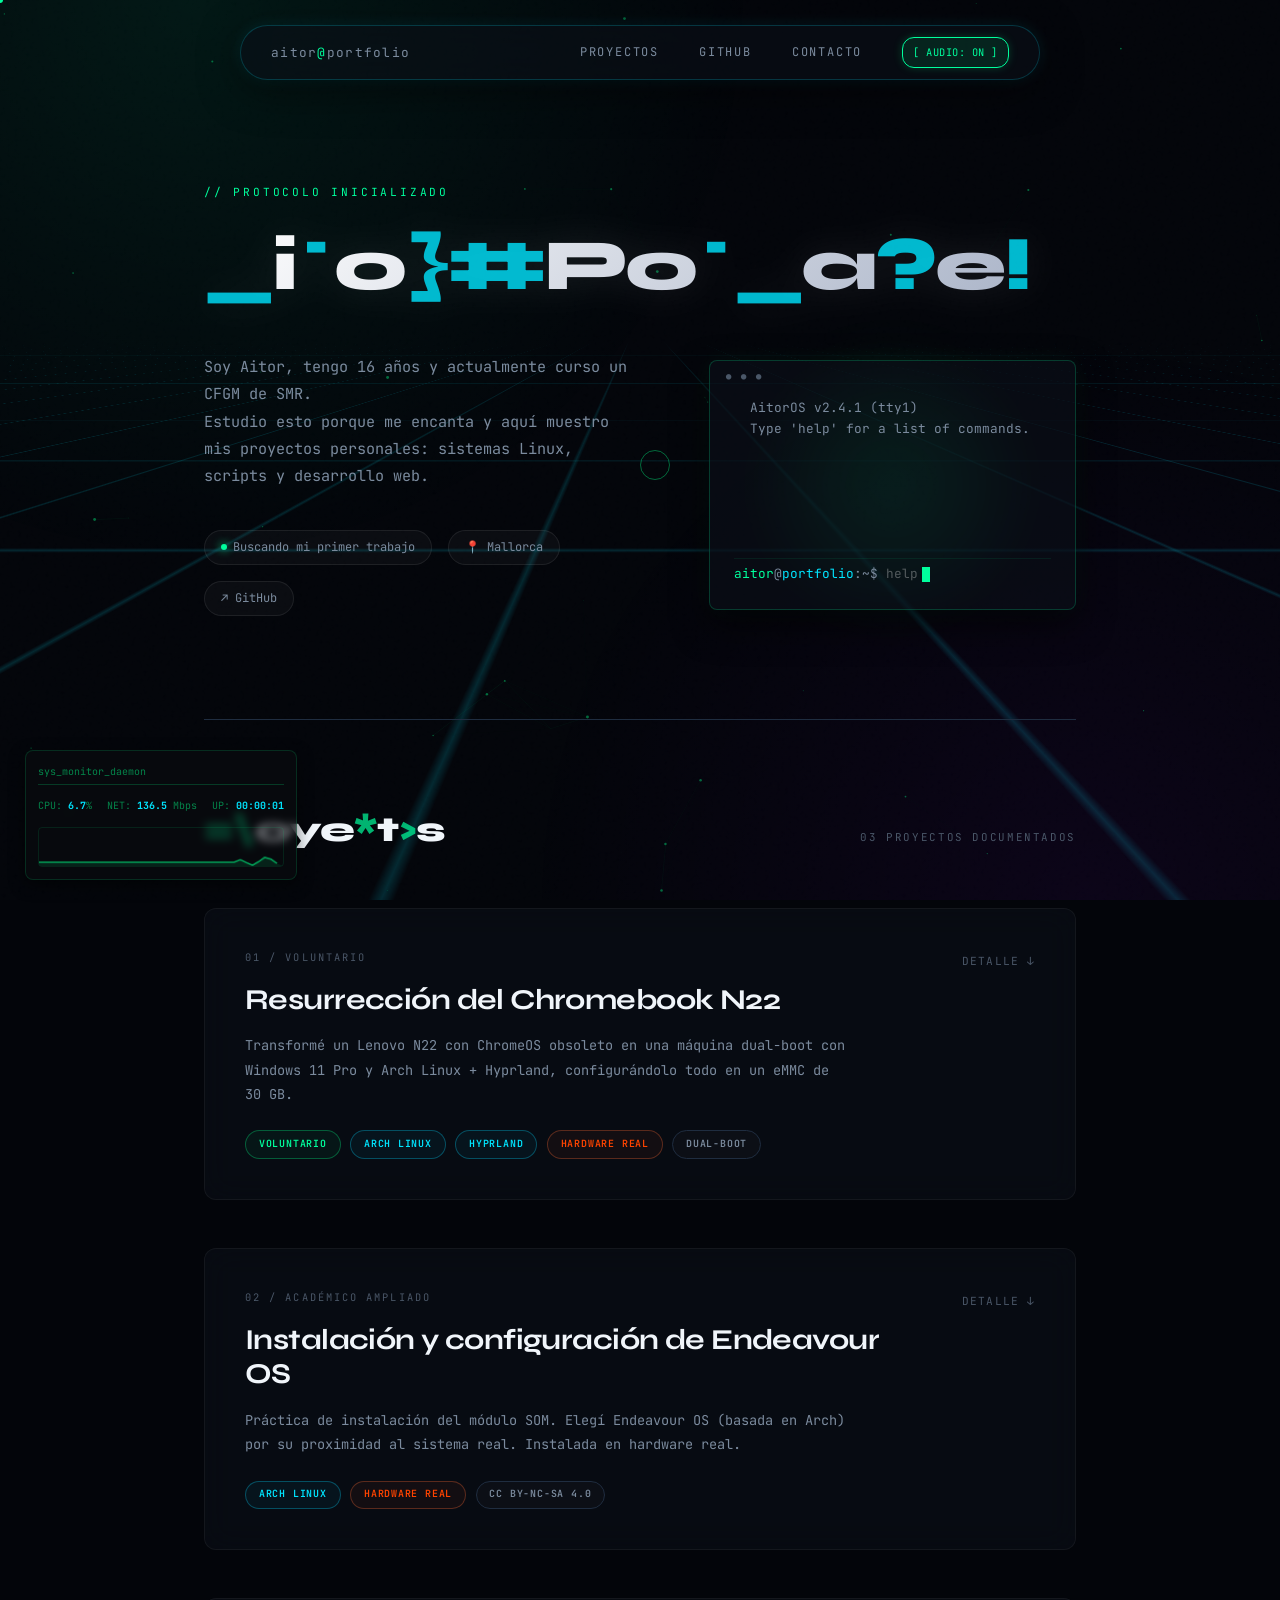
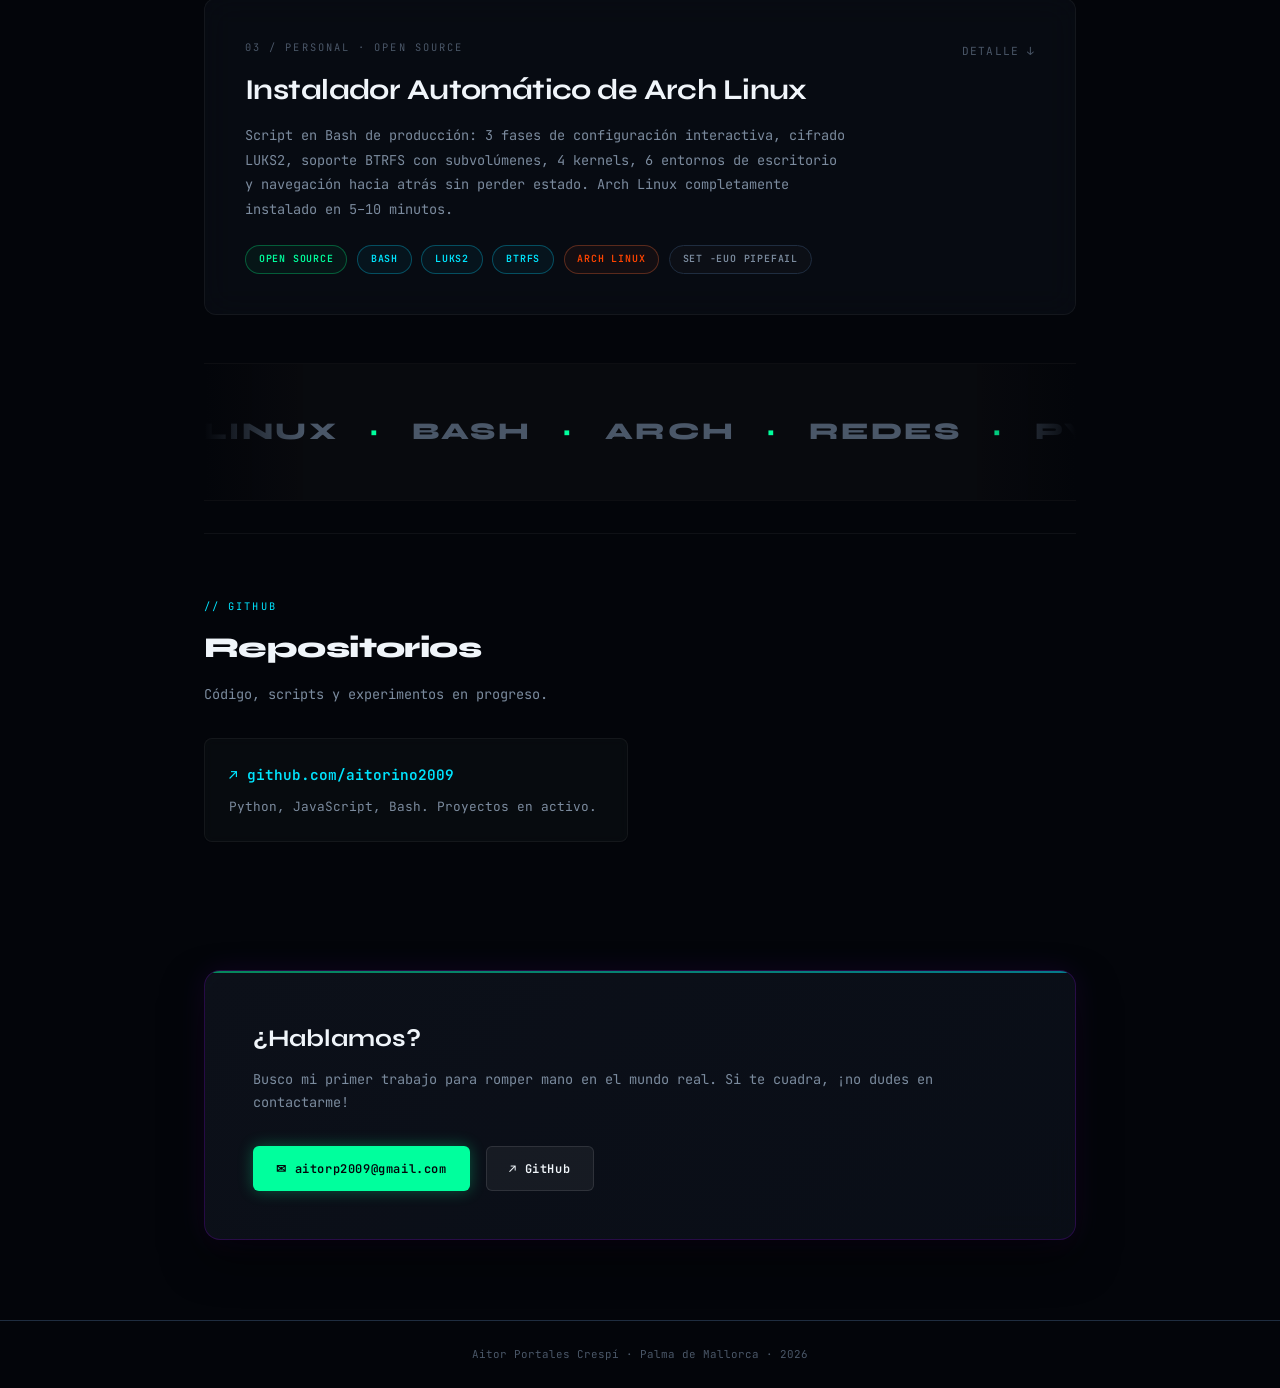
<file: index.html>
<!DOCTYPE html>
<html lang="es">

<head>
  <meta charset="UTF-8" />
  <meta name="viewport" content="width=device-width, initial-scale=1.0" />
  <meta name="description"
    content="Portfolio de Aitor Portales Crespí. Proyectos personales sobre Linux, Redes y Automatización.">
  <title>Aitor Portales — Proyectos</title>

  <link rel="icon" type="image/svg+xml" href="/favicon.svg">
  <link rel="preconnect" href="https://fonts.googleapis.com">
  <link rel="preconnect" href="https://fonts.gstatic.com" crossorigin>
  <link
    href="https://fonts.googleapis.com/css2?family=JetBrains+Mono:ital,wght@0,300;0,400;0,600;0,700;1,400&family=Syne:wght@400;700;800&display=swap"
    rel="stylesheet">

  <!-- Estilos del Proyecto (Vanilla) -->
  <link rel="stylesheet" href="./src/css/variables.css">
  <link rel="stylesheet" href="./src/css/base.css">
  <link rel="stylesheet" href="./src/css/components.css">
  <link rel="stylesheet" href="./src/css/animations.css">
</head>

<body>

  <!-- Cursor Personalizado -->
  <div class="cursor-dot" id="cursor-dot"></div>
  <div class="cursor-ring" id="cursor-ring"></div>

  <!-- Boot Sequence -->
  <div class="boot-sequence" id="boot-sequence">
    <div class="boot-logs" id="boot-logs"></div>
  </div>

  <!-- Grid 3D en Movimiento -->
  <div class="grid-3d-container">
    <div class="grid-3d" id="grid-3d"></div>
  </div>

  <!-- Hologramas de Proyectos -->
  <div id="project-holograms"></div>

  <!-- Canvas Fondo Interactivo -->
  <canvas id="bg-canvas"></canvas>

  <nav class="nav-pill">
    <div class="nav-logo glitch-hover">aitor<span>@</span>portfolio</div>
    <div class="nav-right">
      <a href="#projects" class="scanner-link">Proyectos</a>
      <a href="#github" class="scanner-link">GitHub</a>
      <a href="#contact" class="scanner-link">Contacto</a>
      <button id="btn-sound" class="sound-toggle">[ AUDIO: ON ]</button>
    </div>
  </nav>

  <div class="wrap">

    <!-- HERO -->
    <div class="hero-clean">
      <div class="hero-header">
        <p class="hero-eyebrow fade-in d1">// Protocolo Inicializado</p>
        <h1 class="hero-name scramble-hero" data-scramble-text="Aitor Portales">Aitor Portales</h1>
      </div>

      <div class="hero-body">
        <div class="hero-content">
          <p class="hero-sub fade-in d3">
            Soy Aitor, tengo 16 años y actualmente curso un CFGM de SMR.<br>
            Estudio esto porque me encanta y aquí muestro mis proyectos personales: sistemas Linux, scripts y desarrollo
            web.
          </p>

          <!-- Micro-Badges -->
          <div class="micro-badges-container fade-in d4">
            <span class="micro-badge"><span class="status-dot"></span> Buscando mi primer trabajo</span>
            <span class="micro-badge">📍 Mallorca</span>
            <a href="https://github.com/aitorino2009" target="_blank" class="micro-badge badge-link">↗ GitHub</a>
          </div>
        </div>

        <!-- Terminal Interactiva -->
        <div class="terminal-isometric fade-in d4" style="animation-delay:0.7s"
          onclick="document.getElementById('cmd-input').focus()">
          <div class="terminal-prompt terminal-pristine"
            style="height: 250px; display: flex; flex-direction: column; cursor: text; overflow: hidden;">
            <div id="cmd-history"
              style="flex: 1; overflow-y: auto; scrollbar-width: thin; scrollbar-color: rgba(0,255,136,0.3) transparent;">
              <div class="t-line t-out" style="color: var(--muted); margin-bottom: 10px;">AitorOS v2.4.1 (tty1)<br>Type
                'help' for a list of commands.</div>
            </div>
            <div class="t-line" style="flex-shrink: 0; padding-top: 4px; border-top: 1px solid rgba(0,255,136,0.08);">
              <span class="t-user">aitor</span><span class="t-at">@</span><span class="t-host">portfolio</span><span
                class="t-path">:~$</span>
              <span id="cmd-input" class="t-cmd" contenteditable="true" spellcheck="false" autocomplete="off"
                autocorrect="off"></span><span class="cursor"></span>
            </div>
          </div>
        </div>
      </div>
    </div>

    <!-- HUD SYSADMIN -->
    <div id="sys-hud">
      <div class="hud-header">
        <span>sys_monitor_daemon</span>
      </div>
      <div class="hud-row">
        <div class="hud-box">CPU: <span id="hud-cpu" class="hud-val">12.4</span>%</div>
        <div class="hud-box">NET: <span id="hud-net" class="hud-val">84</span> Mbps</div>
        <div class="hud-box">UP: <span id="hud-up" class="hud-val">00:00:00</span></div>
      </div>
      <canvas id="hud-chart" width="200" height="40"></canvas>
    </div>

    <!-- PROJECTS -->
    <div id="projects">
      <div class="projects-header reveal">
        <h2 class="scramble" data-scramble-text="Proyectos">Proyectos</h2>
        <span class="projects-count">03 proyectos documentados</span>
      </div>

      <!-- PROJECT 01 -->
      <div class="project reveal" id="p1">
        <div class="project-top" onclick="toggleProject('p1')">
          <div>
            <p class="project-num">01 / voluntario</p>
            <h3 class="project-title">Resurrección del Chromebook N22</h3>
            <p class="project-oneliner">
              Transformé un Lenovo N22 con ChromeOS obsoleto en una máquina dual-boot
              con Windows 11 Pro y Arch Linux + Hyprland, configurándolo todo en un eMMC de 30 GB.
            </p>
            <div class="project-badges">
              <span class="badge badge-green">Voluntario</span>
              <span class="badge badge-cyan">Arch Linux</span>
              <span class="badge badge-cyan">Hyprland</span>
              <span class="badge badge-orange">Hardware real</span>
              <span class="badge badge-dim">Dual-boot</span>
            </div>
          </div>
          <div class="project-toggle">
            detalle <span class="arrow">↓</span>
          </div>
        </div>

        <div class="project-detail">
          <div class="project-detail-inner">
            <div class="detail-block">
              <h4>El reto</h4>
              <p>
                Tenía un Lenovo N22 con ChromeOS descontinuado que ya no recibía actualizaciones. El hardware seguía
                funcionando, pero el software lo limitaba. Mi objetivo era convertirlo en una máquina completamente
                funcional para evitar tirarlo.
              </p>
              <h4 class="mt">El problema técnico</h4>
              <p>
                El disco es un <strong>eMMC soldado de solo 30 GB</strong>. Instalar <strong>Windows 11 Pro</strong> y
                <strong>Arch Linux con Hyprland</strong> en ese espacio tan reducido me obligó a planificar
                cuidadosamente el particionado y a decidir qué instalar en cada sistema para que ambos fueran viables.
              </p>
            </div>
            <div class="detail-block">
              <h4>Proceso</h4>
              <ul>
                <li>Analicé el hardware y la compatibilidad de los drivers.</li>
                <li>Desbloqueé el firmware del Chromebook.</li>
                <li>Diseñé el esquema de particionado en los 30 GB disponibles.</li>
                <li>Instalé Windows 11 Pro, ajustando el espacio al máximo.</li>
                <li>Instalé manualmente <strong>Arch Linux</strong> desde cero.</li>
                <li>Configuré <strong>Hyprland</strong> como el compositor Wayland.</li>
                <li>Configuré el bootloader para gestionar el arranque dual.</li>
              </ul>
              <h4 class="mt">Resultado</h4>
              <p>
                El equipo funciona con un sistema dual-boot completamente operativo entre Windows 11 Pro y Arch Linux
                con Hyprland. He documentado todo el proceso.
              </p>
            </div>
          </div>

          <div class="project-footer">
            <div class="stack-pills">
              <span class="pill">Arch Linux</span>
              <span class="pill">Hyprland</span>
              <span class="pill">Windows 11</span>
              <span class="pill">eMMC</span>
              <span class="pill">dual-boot</span>
              <span class="pill">particionado</span>
              <span class="pill">firmware</span>
            </div>
            <a class="project-link"
              href="https://docs.google.com/document/d/1iiWD7zhe7ZtOto3Xele8JX4efWFJFII2Ccg9QgNet0E/edit?usp=sharing"
              target="_blank">Ver documentación →</a>
          </div>
        </div>
      </div>

      <!-- PROJECT 02 -->
      <div class="project reveal" id="p2">
        <div class="project-top" onclick="toggleProject('p2')">
          <div>
            <p class="project-num">02 / académico ampliado</p>
            <h3 class="project-title">Instalación y configuración de Endeavour OS</h3>
            <p class="project-oneliner">
              Práctica de instalación del módulo SOM. Elegí Endeavour OS
              (basada en Arch) por su proximidad al sistema real.
              Instalada en hardware real.
            </p>
            <div class="project-badges">
              <span class="badge badge-cyan">Arch Linux</span>
              <span class="badge badge-orange">Hardware real</span>
              <span class="badge badge-dim">CC BY-NC-SA 4.0</span>
            </div>
          </div>
          <div class="project-toggle">
            detalle <span class="arrow">↓</span>
          </div>
        </div>

        <div class="project-detail">
          <div class="project-detail-inner">
            <div class="detail-block">
              <h4>Contexto</h4>
              <p>
                Para una práctica de instalación del módulo SOM en 1º de SMR, elegí <strong>Endeavour OS</strong>. Es
                una distribución basada en Arch Linux que ofrece un instalador gráfico, pero sin llegar a ocultar la
                estructura interna del sistema operativo. La escogí para poder profundizar más allá del temario básico.
              </p>
              <h4 class="mt">Por qué Endeavour OS</h4>
              <p>
                Aunque Arch Linux puro requiere una instalación manual desde la TTY, Endeavour mantiene la misma
                filosofía pero agiliza el proceso con su instalador gráfico. Esto me permitió estudiar cómo funciona el
                sistema real por debajo sin tener que invertir horas extra configurando el particionado a mano.
              </p>
            </div>
            <div class="detail-block">
              <h4>Contenido de la documentación</h4>
              <ul>
                <li>Realicé un análisis de la distribución y la comparé con otras opciones.</li>
                <li>Documenté el proceso de instalación paso a paso, incluyendo las capturas de pantalla.</li>
                <li>Añadí la configuración del entorno post-instalación.</li>
                <li>Publiqué todo el material bajo la licencia <strong>CC BY-NC-SA 4.0</strong>.</li>
              </ul>
              <h4 class="mt">Plataforma</h4>
              <p>Equipo físico con un procesador Intel Core i5-7500 a 3.40GHz y 8 GB de memoria RAM.</p>
            </div>
          </div>

          <div class="project-footer">
            <div class="stack-pills">
              <span class="pill">Endeavour OS</span>
              <span class="pill">Arch Linux</span>
              <span class="pill">Intel i5-7500</span>
              <span class="pill">hardware real</span>
              <span class="pill">configuración de entornos</span>
            </div>
            <a class="project-link"
              href="https://docs.google.com/document/d/1aArPYXXUv8zWFP5ljBWw6gfAL4fG3lOFqeuj2AVRWhA/edit?usp=sharing"
              target="_blank">Ver documentación →</a>
          </div>
        </div>
      </div>

      <!-- PROJECT 03 -->
      <div class="project reveal" id="p3">
        <div class="project-top" onclick="toggleProject('p3')">
          <div>
            <p class="project-num">03 / personal · open source</p>
            <h3 class="project-title">Instalador Automático de Arch Linux</h3>
            <p class="project-oneliner">
              Script en Bash de producción: 3 fases de configuración interactiva, cifrado LUKS2,
              soporte BTRFS con subvolúmenes, 4 kernels, 6 entornos de escritorio y navegación
              hacia atrás sin perder estado. Arch Linux completamente instalado en 5–10 minutos.
            </p>
            <div class="project-badges">
              <span class="badge badge-green">Open Source</span>
              <span class="badge badge-cyan">Bash</span>
              <span class="badge badge-cyan">LUKS2</span>
              <span class="badge badge-cyan">BTRFS</span>
              <span class="badge badge-orange">Arch Linux</span>
              <span class="badge badge-dim">set -euo pipefail</span>
            </div>
          </div>
          <div class="project-toggle">
            detalle <span class="arrow">↓</span>
          </div>
        </div>

        <div class="project-detail">
          <div class="project-detail-inner">
            <div class="detail-block">
              <h4>El problema</h4>
              <p>
                Instalar Arch Linux a mano requiere introducir más de 30 comandos en un orden exacto: el particionado,
                el formateo, el montaje, <code>pacstrap</code>, <code>arch-chroot</code>, la configuración del gestor de
                arranque, la red, la zona horaria y los usuarios. Un solo error te obliga a empezar casi desde cero.
                Como instalo el sistema frecuentemente, necesitaba automatizar este proceso.
              </p>
              <h4 class="mt">La solución</h4>
              <p>
                Escribí un archivo <code>install.sh</code> utilizando <strong>set -euo pipefail</strong> para asegurar
                una ejecución estricta y sin fallos silenciosos. El script recorre tres fases de configuración
                interactiva antes de aplicar cualquier cambio en el disco duro. <strong>En cualquier pregunta del
                  proceso, puedes pulsar <code>&lt;</code> y Enter para regresar al paso anterior sin perder los datos
                  de las fases ya completadas.</strong>
              </p>
            </div>

            <div class="detail-block">
              <h4>Fase 1: El Sistema Base (11 decisiones)</h4>
              <ul>
                <li><strong>Detección automática</strong> de los discos mediante <code>lsblk</code>.</li>
                <li><strong>Detección del firmware</strong> (UEFI o BIOS/Legacy) leyendo directamente desde
                  <code>/sys/firmware/efi</code>.
                </li>
                <li>Configuración del tamaño de la partición Swap, comprobando que quepa físicamente en el disco.</li>
                <li><strong>Cifrado mediante LUKS:</strong> LUKS2 con Argon2id para <code>systemd-boot</code>, y LUKS1
                  con SHA-256 para GRUB por compatibilidad. La partición Swap cifrada utiliza el <code>PARTUUID</code>
                  para evitar arranques lentos.</li>
                <li><strong>Elección del sistema de archivos:</strong> <code>ext4</code> clásico o <code>btrfs</code>,
                  creando automáticamente los subvolúmenes <code>@</code>, <code>@home</code>, <code>@snapshots</code> y
                  <code>@log</code>.
                </li>
                <li>Creación de una partición <code>/home</code> separada si se usa ext4, calculando el espacio restante
                  de forma dinámica.</li>
                <li>Configuración del nombre del equipo, el idioma, la distribución del teclado y la zona horaria
                  (validando esta última contra los archivos en <code>/usr/share/zoneinfo/</code>).</li>
                <li><strong>Selección del kernel:</strong> <code>linux</code>, <code>linux-lts</code>,
                  <code>linux-zen</code> o <code>linux-hardened</code>.
                </li>
                <li><strong>Selección del gestor de arranque:</strong> <code>GRUB</code> o <code>systemd-boot</code>.
                </li>
              </ul>
            </div>

            <div class="detail-block">
              <h4>Fase 2: Usuarios y Seguridad</h4>
              <ul>
                <li>Creación del usuario principal y asignación automática a los grupos <code>wheel</code>,
                  <code>audio</code>, <code>video</code> y <code>storage</code>.
                </li>
                <li>Establecimiento de las contraseñas para <code>root</code> y para el usuario, ocultando la entrada y
                  exigiendo una <strong>doble confirmación</strong>.</li>
              </ul>
              <h4 class="mt">Fase 3: Entorno Gráfico y Paquetes Extra</h4>
              <ul>
                <li><strong>Selección de los drivers de vídeo:</strong> Intel, AMD, NVIDIA, VirtualBox, VMware o ninguno
                  para servidores.</li>
                <li><strong>Instalación del entorno de escritorio:</strong> GNOME, KDE Plasma, XFCE, Hyprland, i3-wm o
                  ninguno.</li>
                <li><strong>Instalación del gestor de paquetes AUR:</strong> <code>paru</code> o <code>yay</code>.</li>
                <li><strong>Descarga de Dotfiles:</strong> Pide la URL de un repositorio Git y el nombre del script de
                  instalación del usuario.</li>
                <li><strong>Servicio SSH:</strong> Permite habilitar el demonio <code>sshd</code> para que arranque con
                  el sistema.</li>
              </ul>
            </div>

            <div class="detail-block">
              <h4>Arquitectura del script</h4>
              <ul>
                <li><strong>Máquina de estados:</strong> Las variables <code>HISTORIAL[]</code> y <code>PASO</code>
                  permiten retroceder de paso sin perder los datos ya introducidos.</li>
                <li><strong>Interfaz visual mediante colores ANSI:</strong> Implementé las funciones <code>log()</code>,
                  <code>warn()</code>, <code>error()</code>, <code>step()</code> y <code>pick()</code> para mejorar la
                  legibilidad en la consola TTY.
                </li>
                <li><strong>Validación de los datos:</strong> El script verifica que el disco exista realmente, que las
                  contraseñas coincidan y que el tamaño indicado para la partición Swap no exceda la capacidad del
                  disco.</li>
                <li><strong>Cero configuración posterior:</strong> Al terminar el script, el sistema arranca listo para
                  usarse, incluyendo el entorno gráfico, el gestor AUR y las configuraciones personales del usuario.
                </li>
              </ul>
            </div>
          </div>

          <div class="project-footer">
            <div class="stack-pills">
              <span class="pill">Bash</span>
              <span class="pill">LUKS2 / Argon2id</span>
              <span class="pill">BTRFS subvols</span>
              <span class="pill">GRUB / systemd-boot</span>
              <span class="pill">pacstrap</span>
              <span class="pill">arch-chroot</span>
              <span class="pill">4 kernels</span>
              <span class="pill">Hyprland · KDE · GNOME</span>
              <span class="pill">paru / yay</span>
            </div>
            <a class="project-link" href="https://github.com/aitorino2009/Instalador-Arch-Linux" target="_blank">Ver
              código en GitHub →</a>
          </div>
        </div>
      </div>

    </div>

    <!-- TECH MARQUEE -->
    <div class="tech-marquee-container reveal">
      <div class="tech-marquee-track">
        <!-- Repetimos la lista 2 veces para que el scroll sea infinito continuo -->
        <div class="tech-marquee-content">
          <span>Linux</span> <span class="dot">•</span>
          <span>Bash</span> <span class="dot">•</span>
          <span>Arch</span> <span class="dot">•</span>
          <span>Redes</span> <span class="dot">•</span>
          <span>Python</span> <span class="dot">•</span>
          <span>Vanilla JS</span> <span class="dot">•</span>
          <span>Windows Server</span> <span class="dot">•</span>
          <span>Git</span> <span class="dot">•</span>
          <span>Docker</span> <span class="dot">•</span>
        </div>
        <div class="tech-marquee-content">
          <span>Linux</span> <span class="dot">•</span>
          <span>Bash</span> <span class="dot">•</span>
          <span>Arch</span> <span class="dot">•</span>
          <span>Redes</span> <span class="dot">•</span>
          <span>Python</span> <span class="dot">•</span>
          <span>Vanilla JS</span> <span class="dot">•</span>
          <span>Windows Server</span> <span class="dot">•</span>
          <span>Git</span> <span class="dot">•</span>
          <span>Docker</span> <span class="dot">•</span>
        </div>
      </div>
    </div>

    <!-- GITHUB -->
    <div id="github" class="reveal"
      style="padding: 4rem 0 2rem; border-top: 1px solid rgba(255,255,255,0.05); margin-top: 2rem;">
      <p class="section-label">// github</p>
      <h2
        style="font-family:var(--font-sans); font-weight:800; font-size:1.8rem; letter-spacing:-0.02em; margin-bottom:0.6rem;">
        Repositorios</h2>
      <p style="color:var(--muted); font-size:0.85rem; margin-bottom:2rem;">Código, scripts y experimentos en progreso.
      </p>
      <div class="repos-grid">
        <a class="repo-card" href="https://github.com/aitorino2009" target="_blank">
          <p class="repo-name">↗ github.com/aitorino2009</p>
          <p class="repo-desc">Python, JavaScript, Bash. Proyectos en activo.</p>
        </a>
      </div>
    </div>

    <!-- CONTACT -->
    <div class="contact-strip reveal" id="contact">
      <div class="cs-text">
        <h3>¿Hablamos?</h3>
        <p>Busco mi primer trabajo para romper mano en el mundo real. Si te cuadra, ¡no dudes en contactarme!</p>
      </div>
      <div class="cs-links">
        <a class="btn btn-p"
          href="mailto:aitorp2009@gmail.com?subject=Oferta%20de%20trabajo%3A%20%5BNombre%20de%20la%20empresa%5D&amp;body=Hola%20Aitor%2C%0A%0AHe%20visto%20tu%20portfolio%20y%20me%20han%20parecido%20muy%20interesantes%20las%20ganas%20que%20tienes%20de%20aprender%20y%20crear%20proyectos.%0A%0AMe%20gustar%C3%ADa%20hablar%20contigo%20sobre%20una%20posible%20oportunidad%20de%20trabajo.%0A%0AUn%20saludo%2C%0A%0A%5BTu%20Nombre%5D"
          target="_blank">✉ aitorp2009@gmail.com</a>
        <a class="btn btn-s" href="https://github.com/aitorino2009" target="_blank">↗ GitHub</a>
      </div>
    </div>

  </div>

  <footer>Aitor Portales Crespí · Palma de Mallorca · 2026</footer>

  <!-- Script Principal -->
  <script src="./src/js/main.js" defer></script>

</body>

</html>
</file>
<file: src/css/variables.css>
:root {
  --bg:       #03050a;
  --surface:  #0a0f18;
  --surface2: #121a28;
  --border:   #1f2d40;
  --green:    #00ff9d;
  --green-rgb: 0, 255, 157;
  --cyan:     #00e5ff;
  --cyan-rgb: 0, 229, 255;
  --purple:   #9d00ff;
  --purple-rgb: 157, 0, 255;
  --orange:   #ff4400;
  --muted:    #7b8b9e;
  --text:     #f0f5fa;
  --dim:      #4a5768;
  
  --font-mono: 'JetBrains Mono', monospace;
  --font-sans: 'Syne', sans-serif;
}
</file>
<file: src/css/base.css>
*, *::before, *::after {
  box-sizing: border-box;
  margin: 0;
  padding: 0;
}

html {
  scroll-behavior: smooth;
}

body {
  background: var(--bg);
  color: var(--text);
  font-family: var(--font-mono);
  font-size: 13px;
  line-height: 1.7;
  overflow-x: hidden;
  position: relative;
}

/* Fondo de ruido sutil */
body::before {
  content: '';
  position: fixed;
  inset: 0;
  background-image: url("data:image/svg+xml,%3Csvg viewBox='0 0 256 256' xmlns='http://www.w3.org/2000/svg'%3E%3Cfilter id='n'%3E%3CfeTurbulence type='fractalNoise' baseFrequency='0.9' numOctaves='4' stitchTiles='stitch'/%3E%3C/filter%3E%3Crect width='100%25' height='100%25' filter='url(%23n)' opacity='0.03'/%3E%3C/svg%3E");
  pointer-events: none;
  z-index: -1;
  opacity: 0.5;
}

/* Grid 3D interactivo */
.grid-3d-container {
  position: fixed;
  inset: 0;
  perspective: 500px;
  pointer-events: none;
  z-index: -3; /* Detrás de todo excepto el canvas de partículas */
  overflow: hidden;
}

.grid-3d {
  position: absolute;
  width: 200vw;
  height: 200vh;
  left: -50vw;
  bottom: -40vh;
  background-image: 
    linear-gradient(rgba(var(--cyan-rgb), 0.2) 1px, transparent 1px),
    linear-gradient(90deg, rgba(var(--cyan-rgb), 0.2) 1px, transparent 1px);
  background-size: 60px 60px;
  transform: rotateX(75deg);
  transform-origin: center center;
  mask-image: linear-gradient(to top, rgba(0,0,0,1) 10%, rgba(0,0,0,0) 70%);
  -webkit-mask-image: linear-gradient(to top, rgba(0,0,0,1) 10%, rgba(0,0,0,0) 70%);
  will-change: background-position;
}

/* Hologramas de Proyectos */
#project-holograms {
  position: fixed;
  inset: 0;
  z-index: -2; /* Encima del grid, debajo del canvas */
  pointer-events: none;
  display: flex;
  justify-content: center;
  align-items: center;
  opacity: 0;
  transition: opacity 1.5s ease-in-out;
}

#project-holograms.active {
  opacity: 1;
}

.hologram-icon {
  position: absolute;
  opacity: 0.08;
  filter: blur(2px) drop-shadow(0 0 20px var(--cyan));
  animation: floatHologram 12s infinite ease-in-out alternate;
}

.hologram-icon path {
  fill: currentColor;
}

.holo-1 { top: 15%; left: 15%; animation-delay: 0s; width: 350px; height: 350px; color: var(--cyan); }
.holo-2 { bottom: 15%; right: 10%; animation-delay: -3s; width: 450px; height: 450px; color: var(--green); filter: blur(4px) drop-shadow(0 0 30px var(--green)); opacity: 0.05; }
.holo-3 { top: 40%; right: 25%; animation-delay: -7s; width: 250px; height: 250px; color: var(--purple); opacity: 0.04; }

@keyframes floatHologram {
  0% { transform: translateY(0) rotate(0deg) scale(1); }
  50% { transform: translateY(-40px) rotate(5deg) scale(1.05); }
  100% { transform: translateY(20px) rotate(-3deg) scale(0.95); }
}

/* Efecto dinámico de gradiente oscuro/cibernético en el fondo */
body::after {
  content: '';
  position: fixed;
  inset: 0;
  background: 
    radial-gradient(circle at 15% 0%, rgba(var(--green-rgb), 0.08) 0%, transparent 40%),
    radial-gradient(circle at 85% 100%, rgba(var(--purple-rgb), 0.06) 0%, transparent 40%);
  pointer-events: none;
  z-index: -2;
}

.wrap {
  max-width: 920px;
  margin: 0 auto;
  padding: 0 1.5rem;
  position: relative;
  z-index: 1;
}

.section-label {
  font-size: 0.65rem;
  letter-spacing: 0.2em;
  text-transform: uppercase;
  color: var(--cyan);
  margin-bottom: 0.5rem;
}

footer {
  border-top: 1px solid var(--border);
  padding: 1.5rem;
  text-align: center;
  color: var(--dim);
  font-size: 0.68rem;
  position: relative;
  z-index: 1;
}

@media (max-width: 640px) {
  .wrap {
    padding: 0 1rem;
  }
}
</file>
<file: src/css/components.css>
/* Navegación - Floating Pill */
.nav-pill {
  position: fixed;
  top: 25px;
  left: 50%;
  transform: translateX(-50%);
  width: 90%;
  max-width: 800px;
  height: 55px;
  border-radius: 30px;
  background: rgba(10, 15, 24, 0.6);
  backdrop-filter: blur(30px);
  -webkit-backdrop-filter: blur(30px);
  border: 1px solid rgba(0, 229, 255, 0.2);
  box-shadow: 0 10px 40px rgba(0, 0, 0, 0.5), 0 0 15px rgba(0, 229, 255, 0.1);
  display: flex;
  align-items: center;
  justify-content: space-between;
  padding: 0 30px;
  z-index: 100;
}

.nav-logo {
  font-size: 0.8rem;
  letter-spacing: 0.1em;
  color: var(--muted);
  font-family: var(--font-mono);
  transition: all 0.3s;
}

.nav-logo span {
  color: var(--green);
}

.glitch-hover:hover {
  color: #fff;
  text-shadow:
    2px 0 0 rgba(0, 255, 136, 0.8),
    -2px 0 0 rgba(0, 212, 255, 0.8);
  animation: glitch-anim 0.3s infinite;
}

@keyframes glitch-anim {
  0% {
    transform: translate(0)
  }

  20% {
    transform: translate(-2px, 1px)
  }

  40% {
    transform: translate(-1px, -1px)
  }

  60% {
    transform: translate(2px, 1px)
  }

  80% {
    transform: translate(1px, -1px)
  }

  100% {
    transform: translate(0)
  }
}

.nav-right {
  display: flex;
  gap: 2.5rem;
}

.scanner-link {
  color: var(--muted);
  text-decoration: none;
  font-size: 0.75rem;
  letter-spacing: 0.15em;
  text-transform: uppercase;
  position: relative;
  transition: color 0.3s ease;
  padding: 5px 0;
}

.scanner-link::after {
  content: '';
  position: absolute;
  top: 0;
  /* Arriba para que parezca un escáner/HUD */
  left: 50%;
  width: 0;
  height: 2px;
  background: var(--green);
  transition: width 0.3s cubic-bezier(0.165, 0.84, 0.44, 1), left 0.3s cubic-bezier(0.165, 0.84, 0.44, 1);
  box-shadow: 0 2px 10px var(--green);
}

.scanner-link:hover {
  color: var(--text);
}

.scanner-link:hover::after {
  width: 100%;
  left: 0;
}

.sound-toggle {
  background: rgba(0, 255, 136, 0.1);
  border: 1px solid var(--green);
  color: var(--green);
  font-family: var(--font-mono);
  font-size: 0.65rem;
  padding: 4px 10px;
  border-radius: 12px;
  cursor: pointer;
  transition: all 0.3s;
  letter-spacing: 0.05em;
  box-shadow: 0 0 10px rgba(0, 255, 136, 0.2);
}

.sound-toggle:hover {
  background: var(--green);
  color: #000;
  box-shadow: 0 0 15px var(--green);
}

.sound-toggle.off {
  background: transparent;
  border-color: var(--muted);
  color: var(--muted);
  box-shadow: none;
}

/* Hero Despejado y Cinematográfico */
.hero-clean {
  padding: 180px 0 100px;
  display: flex;
  flex-direction: column;
  align-items: flex-start;
  gap: 3rem;
  border-bottom: 1px solid var(--border);
  min-height: 80vh;
  justify-content: center;
}

.hero-body {
  display: grid;
  grid-template-columns: 1.2fr 1fr;
  gap: 4rem;
  align-items: center;
  width: 100%;
}

.hero-eyebrow {
  font-size: 0.7rem;
  letter-spacing: 0.25em;
  text-transform: uppercase;
  color: var(--green);
  margin-bottom: 1.5rem;
}

.hero-name {
  font-family: var(--font-sans);
  font-weight: 800;
  font-size: clamp(3rem, 6vw, 4.5rem);
  line-height: 1.1;
  letter-spacing: -0.04em;
  margin-bottom: 0;
  background: linear-gradient(135deg, #ffffff 0%, #aab4c8 100%);
  -webkit-background-clip: text;
  color: transparent;
  filter: drop-shadow(0 0 20px rgba(255, 255, 255, 0.1));
  white-space: nowrap;
}

.hero-sub {
  color: var(--muted);
  font-size: 0.95rem;
  max-width: 450px;
  line-height: 1.8;
  margin-top: 0;
}

.micro-badges-container {
  display: flex;
  gap: 1rem;
  flex-wrap: wrap;
  margin-top: 2.5rem;
}

.micro-badge {
  display: inline-flex;
  align-items: center;
  padding: 0.4rem 1rem;
  border-radius: 30px;
  background: rgba(255, 255, 255, 0.03);
  border: 1px solid rgba(255, 255, 255, 0.08);
  font-size: 0.75rem;
  color: var(--muted);
  font-family: var(--font-mono);
  backdrop-filter: blur(5px);
  transition: all 0.3s;
}

.badge-link {
  text-decoration: none;
  cursor: none;
}

.badge-link:hover {
  border-color: var(--cyan);
  color: var(--cyan);
}

.status-dot {
  display: inline-block;
  width: 6px;
  height: 6px;
  background: var(--green);
  border-radius: 50%;
  margin-right: 6px;
  animation: pulse 2s ease infinite;
  box-shadow: 0 0 10px var(--green);
}

/* Terminal Isométrica */
.terminal-isometric {
  transform: perspective(1200px) rotateY(-12deg) rotateX(8deg) scale(0.95);
  transition: transform 0.6s cubic-bezier(0.165, 0.84, 0.44, 1);
  position: relative;
}

.terminal-isometric::before {
  content: '';
  position: absolute;
  inset: -20px;
  background: radial-gradient(circle at center, rgba(0, 255, 136, 0.15) 0%, transparent 60%);
  z-index: -1;
  filter: blur(20px);
}

.terminal-isometric:hover {
  transform: perspective(1200px) rotateY(-5deg) rotateX(4deg) scale(1);
}

/* Terminal Component */
.terminal-prompt {
  margin-top: 0;
  background: rgba(10, 15, 24, 0.7);
  backdrop-filter: blur(15px);
  border: 1px solid rgba(0, 255, 157, 0.2);
  border-radius: 8px;
  padding: 1.5rem;
  font-size: 0.8rem;
  position: relative;
  box-shadow: 0 15px 35px rgba(0, 0, 0, 0.6), 0 0 25px rgba(0, 255, 157, 0.05);
  overflow: hidden;
}

.terminal-prompt::before {
  content: '● ● ●';
  position: absolute;
  top: 0.6rem;
  left: 1rem;
  color: var(--dim);
  font-size: 0.55rem;
  letter-spacing: 0.3em;
}

.t-line {
  padding-top: 0.75rem;
}

.t-user {
  color: var(--green);
}

.t-at {
  color: var(--muted);
}

.t-host {
  color: var(--cyan);
}

.t-path {
  color: var(--muted);
}

.t-cmd {
  color: var(--text);
}

.t-out {
  color: var(--muted);
  padding-left: 1rem;
}

.cursor {
  display: inline-block;
  width: 8px;
  height: 15px;
  background: var(--green);
  margin-left: 4px;
  animation: blink 1s step-end infinite;
  vertical-align: middle;
}

/* Projects Section */
.projects-header {
  padding: 5rem 0 3rem;
  display: flex;
  align-items: baseline;
  justify-content: space-between;
  gap: 1rem;
}

.projects-header h2 {
  font-family: var(--font-sans);
  font-weight: 800;
  font-size: clamp(1.6rem, 3vw, 2.2rem);
  letter-spacing: -0.02em;
}

.projects-count {
  font-size: 0.68rem;
  letter-spacing: 0.15em;
  color: var(--dim);
  text-transform: uppercase;
}

.project {
  border: 1px solid rgba(255, 255, 255, 0.05);
  border-radius: 12px;
  overflow: hidden;
  background: rgba(15, 20, 30, 0.4);
  backdrop-filter: blur(15px);
  transition: all 0.4s cubic-bezier(0.165, 0.84, 0.44, 1);
  margin-bottom: 3rem;
}

.project:hover {
  border-color: rgba(0, 229, 255, 0.3);
  transform: translateY(-4px);
  box-shadow: 0 20px 40px rgba(0, 0, 0, 0.6), 0 0 30px rgba(0, 229, 255, 0.15);
  background: rgba(15, 20, 30, 0.6);
}

.project-top {
  padding: 2.5rem;
  display: grid;
  grid-template-columns: 1fr auto;
  gap: 2rem;
  align-items: start;
  cursor: pointer;
}

.project-num {
  font-size: 0.65rem;
  letter-spacing: 0.2em;
  color: var(--dim);
  margin-bottom: 1rem;
  text-transform: uppercase;
}

.project-title {
  font-family: var(--font-sans);
  font-weight: 700;
  font-size: clamp(1.2rem, 2.5vw, 1.8rem);
  letter-spacing: -0.02em;
  line-height: 1.2;
  margin-bottom: 1rem;
  transition: color 0.3s;
}

.project:hover .project-title {
  color: var(--cyan);
}

.project-oneliner {
  color: var(--muted);
  font-size: 0.85rem;
  line-height: 1.8;
  max-width: 600px;
}

.project-badges {
  display: flex;
  gap: 0.6rem;
  flex-wrap: wrap;
  margin-top: 1.5rem;
}

.badge {
  font-size: 0.62rem;
  letter-spacing: 0.08em;
  padding: 0.3rem 0.8rem;
  border-radius: 20px;
  border: 1px solid;
  text-transform: uppercase;
  font-weight: 600;
}

.badge-green {
  color: var(--green);
  border-color: rgba(0, 255, 136, 0.3);
  background: rgba(0, 255, 136, 0.05);
}

.badge-cyan {
  color: var(--cyan);
  border-color: rgba(0, 212, 255, 0.3);
  background: rgba(0, 212, 255, 0.05);
}

.badge-orange {
  color: var(--orange);
  border-color: rgba(255, 107, 53, 0.3);
  background: rgba(255, 107, 53, 0.05);
}

.badge-dim {
  color: var(--muted);
  border-color: var(--border);
  background: rgba(255, 255, 255, 0.02);
}

.project-toggle {
  display: flex;
  align-items: center;
  gap: 0.5rem;
  font-size: 0.7rem;
  color: var(--dim);
  letter-spacing: 0.1em;
  white-space: nowrap;
  padding-top: 0.2rem;
  transition: color 0.3s;
  user-select: none;
  text-transform: uppercase;
}

.project-toggle .arrow {
  display: inline-block;
  transition: transform 0.4s cubic-bezier(0.165, 0.84, 0.44, 1);
}

.project.open .project-toggle .arrow {
  transform: rotate(180deg);
}

.project.open .project-toggle {
  color: var(--green);
}

.project-detail {
  max-height: 0;
  overflow: hidden;
  transition: max-height 0.6s cubic-bezier(0.165, 0.84, 0.44, 1), opacity 0.4s;
  opacity: 0;
}

.project.open .project-detail {
  max-height: 6000px;
  opacity: 1;
}

.project-detail-inner {
  padding: 0 2.5rem 2.5rem;
  display: grid;
  grid-template-columns: 1fr 1fr;
  gap: 3rem;
  align-items: start;
}

.detail-block h4 {
  font-size: 0.65rem;
  letter-spacing: 0.18em;
  text-transform: uppercase;
  color: var(--cyan);
  margin-bottom: 1rem;
}

.detail-block p,
.detail-block li {
  color: var(--muted);
  font-size: 0.85rem;
  line-height: 1.85;
}

.detail-block ul {
  padding-left: 1.2rem;
}

.detail-block li {
  margin-bottom: 0.4rem;
}

.detail-block li::marker {
  color: var(--green);
}

.detail-block strong {
  color: var(--text);
}

.mt {
  margin-top: 1.5rem;
}

.project-footer {
  padding: 1.5rem 2.5rem;
  background: rgba(0, 0, 0, 0.2);
  border-top: 1px solid rgba(255, 255, 255, 0.05);
  display: flex;
  align-items: center;
  justify-content: space-between;
  gap: 1.5rem;
  flex-wrap: wrap;
}

.stack-pills {
  display: flex;
  gap: 0.5rem;
  flex-wrap: wrap;
}

.pill {
  font-size: 0.7rem;
  color: var(--dim);
  padding: 0.2rem 0.5rem;
  background: rgba(255, 255, 255, 0.02);
  border-radius: 4px;
}

.pill::before {
  content: '#';
  margin-right: 3px;
  color: var(--green);
  opacity: 0.5;
}

.project-link {
  font-size: 0.75rem;
  color: var(--text);
  text-decoration: none;
  letter-spacing: 0.05em;
  border: 1px solid rgba(255, 255, 255, 0.1);
  background: rgba(255, 255, 255, 0.03);
  border-radius: 6px;
  padding: 0.5rem 1.2rem;
  transition: all 0.3s;
  display: inline-flex;
  align-items: center;
  gap: 0.5rem;
}

.project-link:hover {
  border-color: var(--green);
  background: rgba(0, 255, 136, 0.05);
  color: var(--green);
  transform: translateX(4px);
}

/* Github Grid */
.repos-grid {
  display: grid;
  grid-template-columns: repeat(auto-fill, minmax(280px, 1fr));
  gap: 1.5rem;
  margin-top: 2rem;
}

.repo-card {
  background: rgba(17, 20, 24, 0.4);
  border: 1px solid rgba(255, 255, 255, 0.05);
  border-radius: 8px;
  padding: 1.5rem;
  text-decoration: none;
  display: block;
  transition: all 0.3s;
  backdrop-filter: blur(5px);
}

.repo-card:hover {
  border-color: var(--cyan);
  transform: translateY(-4px);
  background: rgba(17, 20, 24, 0.8);
  box-shadow: 0 10px 20px rgba(0, 212, 255, 0.1);
}

.repo-name {
  font-size: 0.9rem;
  color: var(--cyan);
  margin-bottom: 0.6rem;
  font-weight: 600;
  display: flex;
  align-items: center;
  gap: 0.5rem;
}

.repo-desc {
  font-size: 0.8rem;
  color: var(--muted);
  line-height: 1.6;
}

/* Contact Strip */
.contact-strip {
  margin: 6rem 0 5rem;
  padding: 3rem;
  border: 1px solid rgba(157, 0, 255, 0.2);
  border-radius: 16px;
  display: flex;
  align-items: center;
  justify-content: space-between;
  gap: 2rem;
  flex-wrap: wrap;
  background: linear-gradient(135deg, rgba(15, 20, 30, 0.8), rgba(10, 15, 24, 0.9));
  box-shadow: 0 20px 40px rgba(0, 0, 0, 0.5), 0 0 30px rgba(157, 0, 255, 0.1);
  position: relative;
  overflow: hidden;
  backdrop-filter: blur(15px);
}

.contact-strip::before {
  content: '';
  position: absolute;
  top: 0;
  left: 0;
  right: 0;
  height: 2px;
  background: linear-gradient(90deg, var(--green), var(--cyan));
  opacity: 0.5;
}

.cs-text h3 {
  font-family: var(--font-sans);
  font-weight: 700;
  font-size: 1.5rem;
  margin-bottom: 0.5rem;
}

.cs-text p {
  color: var(--muted);
  font-size: 0.85rem;
}

.cs-links {
  display: flex;
  gap: 1rem;
  flex-wrap: wrap;
}

.btn {
  display: inline-flex;
  align-items: center;
  gap: 0.5rem;
  padding: 0.7rem 1.4rem;
  border-radius: 6px;
  font-family: var(--font-mono);
  font-size: 0.75rem;
  letter-spacing: 0.05em;
  text-decoration: none;
  transition: all 0.3s cubic-bezier(0.165, 0.84, 0.44, 1);
  border: 1px solid transparent;
  font-weight: 600;
  position: relative;
  overflow: hidden;
}

.btn-p {
  background: var(--green);
  color: var(--bg);
  box-shadow: 0 0 15px rgba(var(--green-rgb), 0.3);
}

.btn-p:hover {
  background: transparent;
  border-color: var(--green);
  color: var(--green);
  box-shadow: 0 0 25px rgba(var(--green-rgb), 0.4), inset 0 0 10px rgba(var(--green-rgb), 0.2);
}

.btn-s {
  background: rgba(255, 255, 255, 0.05);
  border-color: rgba(255, 255, 255, 0.1);
  color: var(--text);
}

.btn-s:hover {
  border-color: var(--cyan);
  color: var(--cyan);
  background: transparent;
}

/* =========================================
   FEATURES PREMIUM 15.000€
   ========================================= */

/* Cursor Personalizado */
body {
  cursor: none;
}

a,
button,
.project-top,
.btn {
  cursor: none;
}

.cursor-dot {
  position: fixed;
  top: 0;
  left: 0;
  width: 6px;
  height: 6px;
  background: var(--green);
  border-radius: 50%;
  pointer-events: none;
  z-index: 10000;
  transform: translate(-50%, -50%);
  transition: width 0.2s, height 0.2s, background-color 0.2s;
}

.cursor-ring {
  position: fixed;
  top: 0;
  left: 0;
  width: 30px;
  height: 30px;
  border: 1px solid rgba(0, 255, 136, 0.4);
  border-radius: 50%;
  pointer-events: none;
  z-index: 9999;
  transform: translate(-50%, -50%);
  transition: width 0.3s, height 0.3s, background-color 0.3s, border-color 0.3s;
}

.cursor-ring.hovered {
  width: 50px;
  height: 50px;
  background-color: rgba(0, 255, 136, 0.1);
  border-color: transparent;
  backdrop-filter: blur(2px);
}

/* Boot Sequence */
.boot-sequence {
  position: fixed;
  inset: 0;
  background: var(--bg);
  z-index: 99999;
  display: flex;
  flex-direction: column;
  justify-content: flex-end;
  padding: 2rem;
  font-family: var(--font-mono);
  color: var(--green);
  font-size: 0.85rem;
  opacity: 1;
  transition: opacity 0.5s ease-out;
}

.boot-sequence.hide {
  opacity: 0;
  pointer-events: none;
}

.boot-logs p {
  margin: 0.2rem 0;
  text-shadow: 0 0 5px var(--green);
}

/* Canvas Fondo */
#bg-canvas {
  position: fixed;
  inset: 0;
  z-index: -3;
  /* Detrás del ruido */
  pointer-events: none;
}

/* Tilt 3D Holográfico - Modificación de .project */
.project {
  position: relative;
  transform-style: preserve-3d;
  transition: transform 0.1s;
  /* Rápido para seguir al ratón */
  /* Variable CSS controlada por JS */
  --mouse-x: 50%;
  --mouse-y: 50%;
}

.project::before {
  content: '';
  position: absolute;
  inset: 0;
  background: radial-gradient(circle at var(--mouse-x) var(--mouse-y), rgba(255, 255, 255, 0.06) 0%, transparent 40%);
  border-radius: inherit;
  z-index: 2;
  pointer-events: none;
  opacity: 0;
  transition: opacity 0.3s;
}

.project:hover::before {
  opacity: 1;
}

/* Carrusel Tech Marquee */
.tech-marquee-container {
  overflow: hidden;
  padding: 3rem 0;
  background: rgba(10, 12, 15, 0.8);
  border-top: 1px solid rgba(255, 255, 255, 0.02);
  border-bottom: 1px solid rgba(255, 255, 255, 0.02);
  margin-top: 3rem;
  white-space: nowrap;
  position: relative;
}

.tech-marquee-container::before,
.tech-marquee-container::after {
  content: '';
  position: absolute;
  top: 0;
  bottom: 0;
  width: 100px;
  z-index: 2;
}

.tech-marquee-container::before {
  left: 0;
  background: linear-gradient(to right, var(--bg), transparent);
}

.tech-marquee-container::after {
  right: 0;
  background: linear-gradient(to left, var(--bg), transparent);
}

.tech-marquee-track {
  display: inline-flex;
  animation: marquee 20s linear infinite;
}

.tech-marquee-content {
  display: flex;
  align-items: center;
  gap: 2rem;
  padding-right: 2rem;
}

.tech-marquee-content span {
  font-family: var(--font-sans);
  font-weight: 800;
  font-size: 1.5rem;
  color: var(--dim);
  text-transform: uppercase;
  letter-spacing: 0.1em;
}

.tech-marquee-content .dot {
  color: var(--green);
  font-size: 1rem;
}

@keyframes marquee {
  0% {
    transform: translateX(0);
  }

  100% {
    transform: translateX(-50%);
  }
}

/* =========================================
   FEATURES SYSADMIN 75.000€
   ========================================= */

/* Terminal Interactiva Input */
#cmd-input {
  outline: none;
  border: none;
  font-family: var(--font-mono);
  color: #fff;
  display: inline-block;
  min-width: 10px;
  background: transparent;
  caret-color: transparent;
  /* Ocultamos el nativo para usar nuestro bloque */
}

.terminal-pristine #cmd-input:empty::before {
  content: 'help';
  color: rgba(255, 255, 255, 0.3);
  pointer-events: none;
}

#cmd-input:focus+.cursor {
  display: inline-block;
}

#cmd-history .out {
  color: var(--dim);
  margin-left: 10px;
  margin-bottom: 8px;
  line-height: 1.4;
}

/* Scramble Text Effect */
.scramble-dud {
  color: var(--green);
  opacity: 0.7;
}

/* El h1 del hero empieza invisible; JS lo hace visible justo antes de animar */
.scramble-hero {
  opacity: 0;
}
/* En el hero, los duds van en cian para contrastar con el gradiente blanco del nombre */
.hero-name .scramble-dud {
  color: var(--cyan);
  opacity: 0.8;
}

/* HUD Sysadmin */
#sys-hud {
  position: fixed;
  bottom: 20px;
  left: 25px;
  font-family: var(--font-mono);
  font-size: 10px;
  color: rgba(0, 255, 136, 0.5);
  z-index: 90;
  /* Por debajo de la navbar */
  display: flex;
  flex-direction: column;
  gap: 8px;
  background: rgba(10, 12, 15, 0.6);
  padding: 12px;
  border-radius: 8px;
  border: 1px solid rgba(0, 255, 136, 0.15);
  backdrop-filter: blur(4px);
  box-shadow: 0 5px 15px rgba(0, 0, 0, 0.5);
  pointer-events: auto;
  /* Para el botón */
}

.hud-header {
  display: flex;
  justify-content: space-between;
  border-bottom: 1px solid rgba(0, 255, 136, 0.2);
  padding-bottom: 4px;
  margin-bottom: 4px;
}

.hud-btn {
  background: transparent;
  border: none;
  color: var(--cyan);
  font-family: inherit;
  font-size: 9px;
  cursor: pointer;
  transition: color 0.2s;
}

.hud-btn:hover {
  color: #fff;
}

.hud-row {
  display: flex;
  gap: 15px;
}

.hud-val {
  color: var(--cyan);
  font-weight: bold;
}

#hud-chart {
  margin-top: 5px;
  width: 100%;
  height: 40px;
  border: 1px solid rgba(0, 255, 136, 0.1);
  border-radius: 4px;
}

@media (max-width: 640px) {
  .hero {
    grid-template-columns: 1fr;
    gap: 2rem;
    padding: 120px 0 60px;
  }

  .hero-meta {
    display: none;
  }

  .project-top {
    grid-template-columns: 1fr;
    padding: 2rem;
  }

  .project-detail-inner {
    grid-template-columns: 1fr;
    padding: 0 2rem 2rem;
  }

  .nav-right {
    display: none;
  }

  .contact-strip {
    flex-direction: column;
    align-items: flex-start;
    padding: 2rem;
  }

  /* Desactivar cursor en móviles */
  body,
  a,
  button,
  .project-top,
  .btn {
    cursor: auto;
  }

  .cursor-dot,
  .cursor-ring {
    display: none;
  }
}
</file>
<file: src/css/animations.css>
/* Animaciones clave */

@keyframes blink {
  0%, 100% { opacity: 1; }
  50% { opacity: 0; }
}

@keyframes pulse {
  0%, 100% { opacity: 1; transform: scale(1); }
  50% { opacity: 0.5; transform: scale(0.9); }
}

@keyframes fadeUp {
  from {
    opacity: 0;
    transform: translateY(20px);
  }
  to {
    opacity: 1;
    transform: translateY(0);
  }
}

/* Clases de utilidad para animaciones iniciales */
.fade-in {
  opacity: 0;
  animation: fadeUp 0.8s cubic-bezier(0.165, 0.84, 0.44, 1) forwards;
}

.d1 { animation-delay: 0.1s; }
.d2 { animation-delay: 0.25s; }
.d3 { animation-delay: 0.4s; }
.d4 { animation-delay: 0.55s; }

/* Intersection Observer Scroll Reveal */
.reveal {
  opacity: 0;
  transform: translateY(30px);
  transition: all 0.8s cubic-bezier(0.165, 0.84, 0.44, 1);
}

.reveal.active {
  opacity: 1;
  transform: translateY(0);
}
</file>
